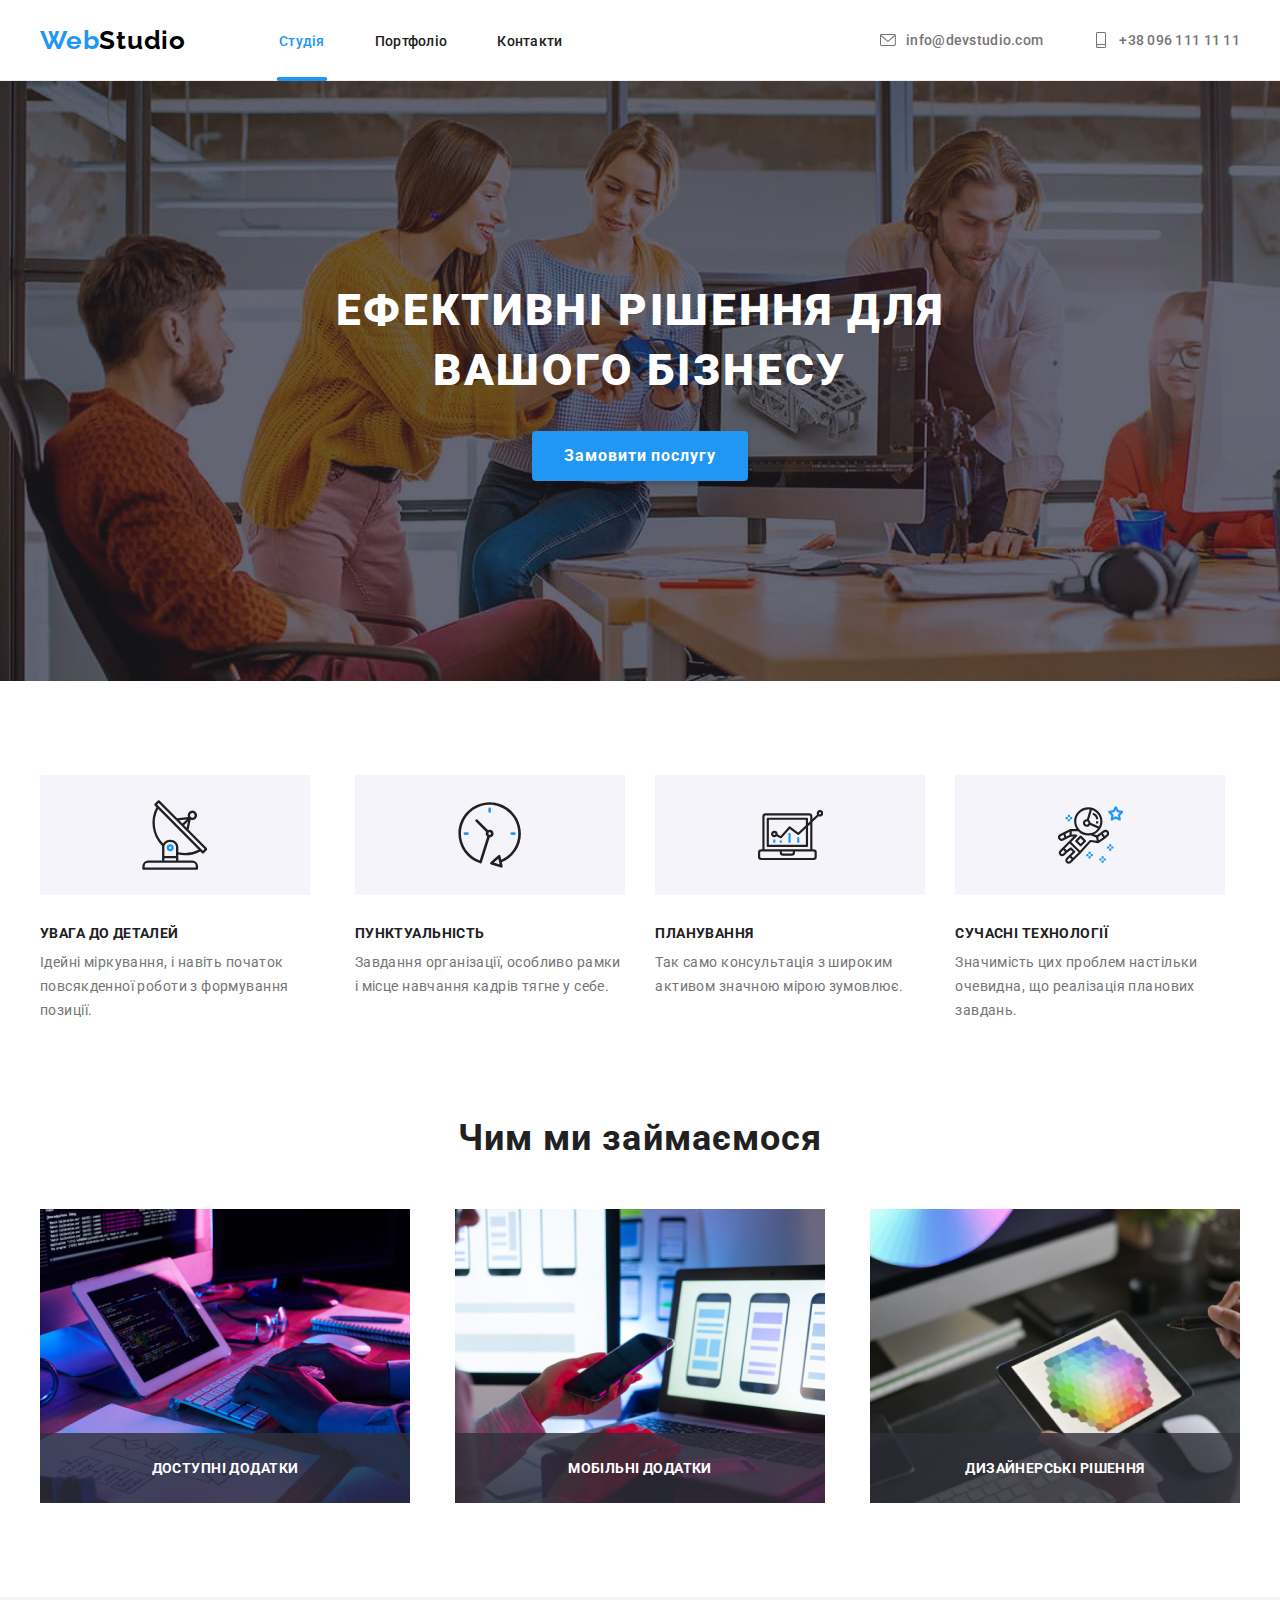
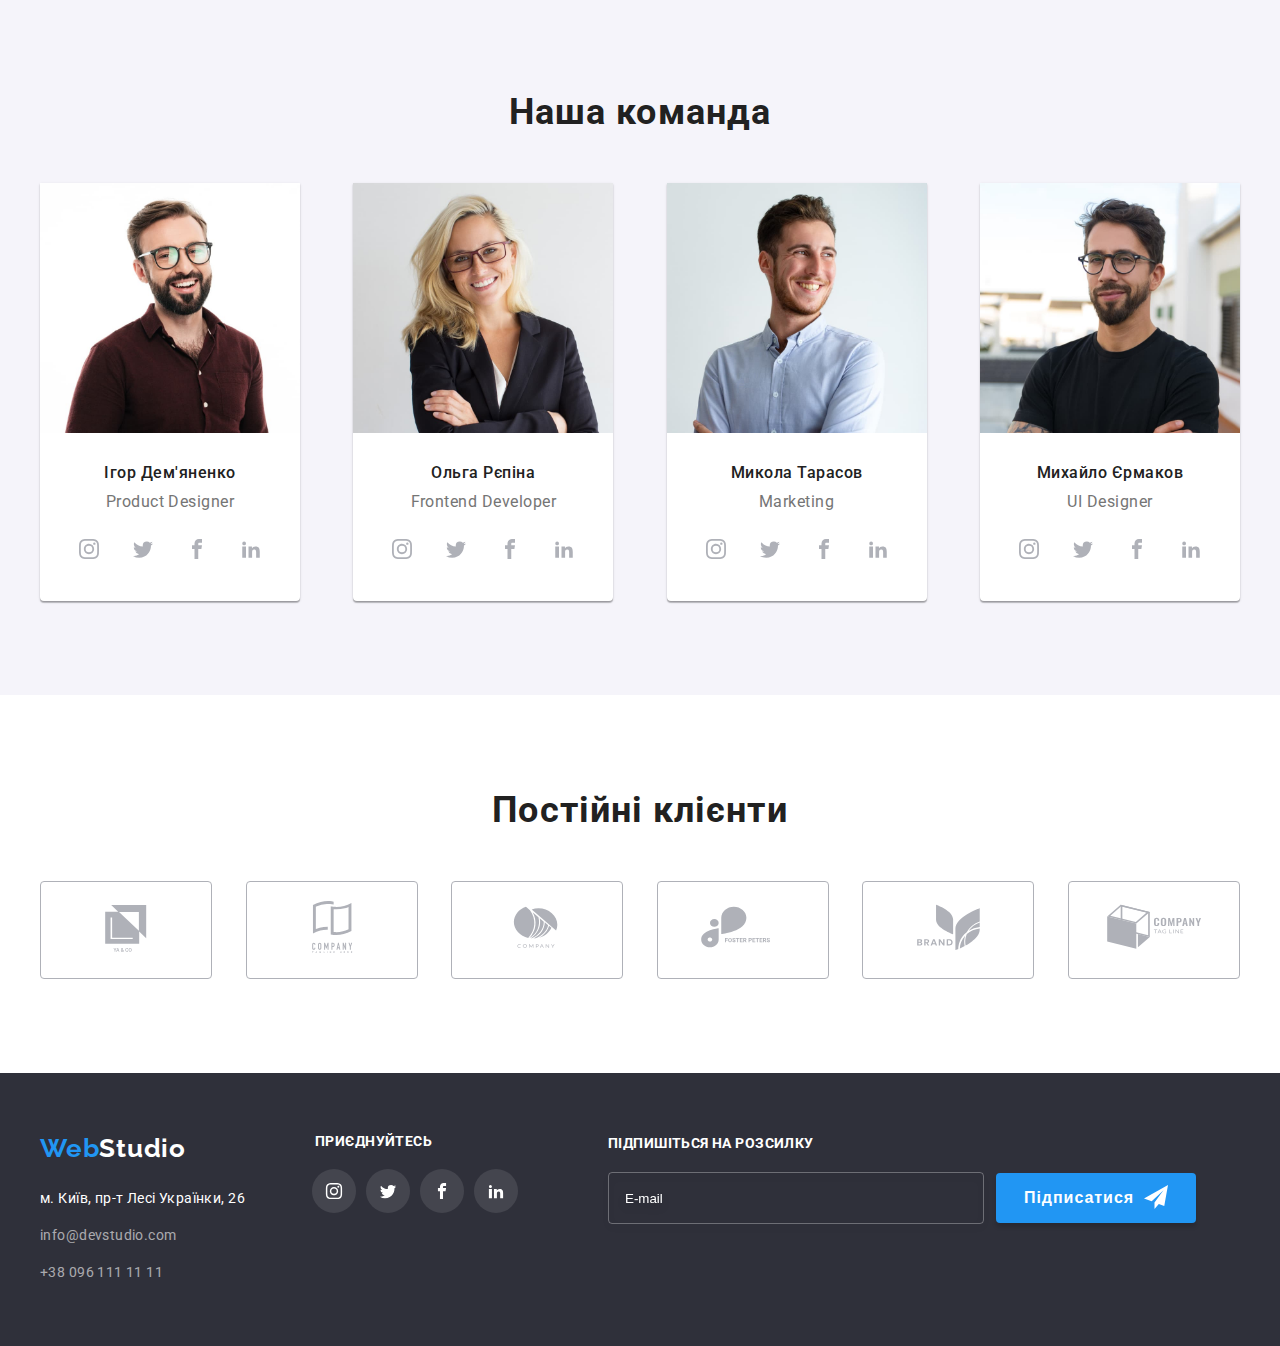
<file: index.html>
<!DOCTYPE html>
<html lang="UK">
  <head>
    <meta charset="UTF-8" />
    <meta http-equiv="X-UA-Compatible" content="IE=edge" />
    <meta name="viewport" content="width=device-width, initial-scale=1.0" />
    <title>goit-markup-hw-03</title>
    <link rel="preconnect" href="https://fonts.googleapis.com" />
    <link rel="preconnect" href="https://fonts.gstatic.com" crossorigin />
    <link
      href="https://fonts.googleapis.com/css2?family=Raleway:wght@700&family=Roboto:wght@400;500;700;900&display=swap"
      rel="stylesheet"
    />
    <link
      rel="stylesheet"
      href="https://cdnjs.cloudflare.com/ajax/libs/modern-normalize/1.1.0/modern-normalize.min.css"
      integrity="sha512-wpPYUAdjBVSE4KJnH1VR1HeZfpl1ub8YT/NKx4PuQ5NmX2tKuGu6U/JRp5y+Y8XG2tV+wKQpNHVUX03MfMFn9Q=="
      crossorigin="anonymous"
      referrerpolicy="no-referrer"
    />
    <link rel="stylesheet" href="./css/styles.css" />
  </head>
  <body>
    <header class="header">
      <div class="container header-container">
        <a class="header-title" href="./index.html"
          ><span class="header-subtitle">Web</span>Studio</a
        >
        <nav class="navigation">
          <ul class="header-nav">
            <li>
              <a class="curent header-nav-link" href="./index.html">Студія</a>
            </li>
            <li>
              <a class="header-nav-link" href="./portfolio.html">Портфоліо</a>
            </li>
            <li><a class="header-nav-link" href="./index.html">Контакти</a></li>
          </ul>
        </nav>
        <ul class="header-nav">
          <li class="header-icons-position">
            <a class="header-contact" href="mailto:info@devstudio.com">
              <svg class="header-icon" width="16" height="12">
                <use href="./images/icon.svg#icon-envelope"></use>
              </svg>
              info@devstudio.com
            </a>
          </li>
          <li class="header-icons-position">
            <a class="header-contact" href="tel:+380961111111">
              <svg class="header-icon" width="16" height="16">
                <use href="./images/icon.svg#icon-smartphone"></use>
              </svg>
              +38 096 111 11 11
            </a>
          </li>
        </ul>
      </div>
    </header>

    <main>
      <!-- //*======================= HERO =========================-->

      <section class="hero">
        <div class="container hero-container">
          <h1 class="hero-title">Ефективні рішення для вашого бізнесу</h1>
          <button class="hero-btn btn" type="button" data-modal-open>
            Замовити послугу
          </button>
        </div>
      </section>

      <!-- //*======================= BENEFITS =========================-->

      <section class="benefits">
        <div class="container benefits-container">
          <h2 class="benefits-title-hidden">Наші переваги</h2>
          <ul class="benefits-list">
            <li class="benefits-item">
              <div class="benefits-icon">
                <svg class="benefits-icon-one" width="65.32px" height="70px">
                  <use href="./images/icon.svg#icon-Group"></use>
                </svg>
              </div>
              <h3 class="benefits-title">УВАГА ДО ДЕТАЛЕЙ</h3>
              <p class="benefits-text">
                Ідейні міркування, і навіть початок повсякденної роботи з
                формування позиції.
              </p>
            </li>
            <li class="benefits-item">
              <div class="benefits-icon">
                <svg class="benefits-icon-one" width="65.32px" height="70px">
                  <use href="./images/icon.svg#icon-clock-1"></use>
                </svg>
              </div>
              <h3 class="benefits-title">ПУНКТУАЛЬНІСТЬ</h3>
              <p class="benefits-text">
                Завдання організації, особливо рамки і місце навчання кадрів
                тягне у себе.
              </p>
            </li>
            <li class="benefits-item">
              <div class="benefits-icon">
                <svg class="benefits-icon-one" width="65.32px" height="70px">
                  <use href="./images/icon.svg#icon-diagram-1"></use>
                </svg>
              </div>
              <h3 class="benefits-title">ПЛАНУВАННЯ</h3>
              <p class="benefits-text">
                Так само консультація з широким активом значною мірою зумовлює.
              </p>
            </li>
            <li class="benefits-item">
              <div class="benefits-icon">
                <svg class="benefits-icon-one" width="65.32px" height="70px">
                  <use href="./images/icon.svg#icon-astronaut-1"></use>
                </svg>
              </div>
              <h3 class="benefits-title">СУЧАСНІ ТЕХНОЛОГІЇ</h3>
              <p class="benefits-text">
                Значимість цих проблем настільки очевидна, що реалізація
                планових завдань.
              </p>
            </li>
          </ul>
        </div>
      </section>

      <!-- //*======================= WHAT-WE-DO =============-->

      <section class="whatwedo">
        <div class="container whatwedo-container">
          <h2 class="section-title whatwedo-title">Чим ми займаємося</h2>

          <ul class="whatwedo-list">
            <li class="whatwedo-item">
              <div class="whatwedo-top-text">
                <img src="./images/img.jpg" alt="photo" />
                <p class="whatwedo-uptitle">Доступні додатки</p>
              </div>
            </li>
            <li class="whatwedo-item">
              <div class="whatwedo-top-text">
                <img src="./images/img1.jpg" alt="photo1" />
                <p class="whatwedo-uptitle">Мобільні додатки</p>
              </div>
            </li>
            <li class="whatwedo-item">
              <div class="whatwedo-top-text">
                <img src="./images/img2.jpg" alt="photo2" />
                <p class="whatwedo-uptitle">Дизайнерські рішення</p>
              </div>
            </li>
          </ul>
        </div>
      </section>

      <!-- //*======================= OUR TEAM =========================-->

      <section class="team">
        <div class="container team-container">
          <h2 class="section-title team-title">Наша команда</h2>
          <ul class="team-list">
            <li class="team-item">
              <img
                src="./images/igor.jpg"
                alt="photo_igor"
                width="260"
                height="270"
              />
              <p class="team-uptitle">Ігор Дем'яненко</p>
              <p class="team-subtitle">Product Designer</p>
              <ul class="team-soc-list">
                <li class="team-soc-item">
                  <a class="team-soc-link" href="#">
                    <svg class="team-soc-icon" widht="20" height="20">
                      <use href="./images/icon.svg#icon-instagram"></use>
                    </svg>
                  </a>
                </li>
                <li class="team-soc-item">
                  <a class="team-soc-link" href="#">
                    <svg class="team-soc-icon" widht="20" height="20">
                      <use href="./images/icon.svg#icon-twitter"></use>
                    </svg>
                  </a>
                </li>
                <li class="team-soc-item">
                  <a class="team-soc-link" href="#">
                    <svg class="team-soc-icon" widht="20" height="20">
                      <use href="./images/icon.svg#icon-facebook"></use>
                    </svg>
                  </a>
                </li>
                <li class="team-soc-item">
                  <a class="team-soc-link" href="#">
                    <svg class="team-soc-icon" widht="20" height="20">
                      <use href="./images/icon.svg#icon-linkedin2"></use>
                    </svg>
                  </a>
                </li>
              </ul>
            </li>
            <li class="team-item">
              <img
                src="./images/olga.jpg"
                alt="photo_olga"
                width="260"
                height="270"
              />
              <p class="team-uptitle">Ольга Рєпіна</p>
              <p class="team-subtitle">Frontend Developer</p>
              <ul class="team-soc-list">
                <li class="team-soc-item">
                  <a class="team-soc-link" href="#">
                    <svg class="team-soc-icon" widht="20" height="20">
                      <use href="./images/icon.svg#icon-instagram"></use>
                    </svg>
                  </a>
                </li>
                <li class="team-soc-item">
                  <a class="team-soc-link" href="#">
                    <svg class="team-soc-icon" widht="20" height="20">
                      <use href="./images/icon.svg#icon-twitter"></use>
                    </svg>
                  </a>
                </li>
                <li class="team-soc-item">
                  <a class="team-soc-link" href="#">
                    <svg class="team-soc-icon" widht="20" height="20">
                      <use href="./images/icon.svg#icon-facebook"></use>
                    </svg>
                  </a>
                </li>
                <li class="team-soc-item">
                  <a class="team-soc-link" href="#">
                    <svg class="team-soc-icon" width="20" height="20">
                      <use href="./images/icon.svg#icon-linkedin2"></use>
                    </svg>
                  </a>
                </li>
              </ul>
            </li>
            <li class="team-item">
              <img
                src="./images/mukola.jpg"
                alt="photo_mukola"
                width="260"
                height="270"
              />
              <p class="team-uptitle">Микола Тарасов</p>
              <p class="team-subtitle">Marketing</p>
              <ul class="team-soc-list">
                <li class="team-soc-item">
                  <a class="team-soc-link" href="#">
                    <svg class="team-soc-icon" widht="20" height="20">
                      <use href="./images/icon.svg#icon-instagram"></use>
                    </svg>
                  </a>
                </li>
                <li class="team-soc-item">
                  <a class="team-soc-link" href="#">
                    <svg class="team-soc-icon" widht="20" height="20">
                      <use href="./images/icon.svg#icon-twitter"></use>
                    </svg>
                  </a>
                </li>
                <li class="team-soc-item">
                  <a class="team-soc-link" href="#">
                    <svg class="team-soc-icon" widht="20" height="20">
                      <use href="./images/icon.svg#icon-facebook"></use>
                    </svg>
                  </a>
                </li>
                <li class="team-soc-item">
                  <a class="team-soc-link" href="#">
                    <svg class="team-soc-icon" widht="20" height="20">
                      <use href="./images/icon.svg#icon-linkedin2"></use>
                    </svg>
                  </a>
                </li>
              </ul>
            </li>
            <li class="team-item">
              <img
                src="./images/muhajlo.jpg"
                alt="photo_muhajlo"
                width="260"
                height="270"
              />
              <p class="team-uptitle">Михайло Єрмаков</p>
              <p class="team-subtitle">UI Designer</p>
              <ul class="team-soc-list">
                <li class="team-soc-item">
                  <a class="team-soc-link" href="#">
                    <svg class="team-soc-icon" widht="20" height="20">
                      <use href="./images/icon.svg#icon-instagram"></use>
                    </svg>
                  </a>
                </li>
                <li class="team-soc-item">
                  <a class="team-soc-link" href="#">
                    <svg class="team-soc-icon" widht="20" height="20">
                      <use href="./images/icon.svg#icon-twitter"></use>
                    </svg>
                  </a>
                </li>
                <li class="team-soc-item">
                  <a class="team-soc-link" href="#">
                    <svg class="team-soc-icon" widht="20" height="20">
                      <use href="./images/icon.svg#icon-facebook"></use>
                    </svg>
                  </a>
                </li>
                <li class="team-soc-item">
                  <a class="team-soc-link" href="#">
                    <svg class="team-soc-icon" widht="20" height="20">
                      <use href="./images/icon.svg#icon-linkedin2"></use>
                    </svg>
                  </a>
                </li>
              </ul>
            </li>
          </ul>
        </div>
      </section>

      <!-- //*=======================  OUR ADVANTAGES  =========================-->
      <section>
        <div class="container advantages-container">
          <h2 class="section-title advantages-title">Постійні клієнти</h2>
          <ul class="advantages-list">
            <li class="advantages-item">
              <a class="advantages-link" href="#">
                <svg class="advantages-icon" width="170" height="92">
                  <use href="./images/icon.svg#icon-Client-1"></use>
                </svg>
              </a>
            </li>
            <li class="advantages-item">
              <a class="advantages-link" href="#">
                <svg class="advantages-icon" width="170" height="92">
                  <use href="./images/icon.svg#icon-Client-2"></use>
                </svg>
              </a>
            </li>
            <li class="advantages-item">
              <a class="advantages-link" href="#">
                <svg class="advantages-icon" width="170" height="92">
                  <use href="./images/icon.svg#icon-Client-3"></use>
                </svg>
              </a>
            </li>
            <li class="advantages-item">
              <a class="advantages-link" href="#">
                <svg class="advantages-icon" width="170" height="92">
                  <use href="./images/icon.svg#icon-Client-4"></use>
                </svg>
              </a>
            </li>
            <li class="advantages-item">
              <a class="advantages-link" href="#">
                <svg class="advantages-icon" width="170" height="92">
                  <use href="./images/icon.svg#icon-Client-5"></use>
                </svg>
              </a>
            </li>
            <li class="advantages-item">
              <a class="advantages-link" href="#">
                <svg class="advantages-icon" width="170" height="92">
                  <use href="./images/icon.svg#icon-Client-6"></use>
                </svg>
              </a>
            </li>
          </ul>
        </div>
        <a class="q" href=""></a>
      </section>
    </main>

    <!-- //*======================= FOOTER =========================-->

    <footer class="footer">
      <div class="container footer-container">
        <div class="footer-address">
          <a class="footer-title" href="./index.html"
            >Web<span class="footer-subtitle">Studio</span></a
          >
          <ul class="footer-list">
            <li class="footer-item">
              <a
                class="footer-link"
                href="https://goo.gl/maps/ZGy36pKghgv9Vfy66"
                >м. Київ, пр-т Лесі Українки, 26</a
              >
            </li>
            <li class="footer-item">
              <a class="footer-contacts" href="mailto:info@devstudio.com"
                >info@devstudio.com</a
              >
            </li>
            <li class="footer-item">
              <a class="footer-contacts" href="tel:+380961111111"
                >+38 096 111 11 11</a
              >
            </li>
          </ul>
        </div>
        <div class="footer-social">
          <p class="footer-p">приєднуйтесь</p>
          <ul class="footer-soc-list">
            <li class="footer-soc-icon">
              <a class="footer-soc-link" href="#">
                <svg widht="20" height="16.25">
                  <use href="./images/icon.svg#icon-instagram"></use>
                </svg>
              </a>
            </li>
            <li class="footer-soc-icon">
              <a class="footer-soc-link" href="#">
                <svg widht="20" height="16.25">
                  <use href="./images/icon.svg#icon-twitter"></use>
                </svg>
              </a>
            </li>
            <li class="footer-soc-icon">
              <a class="footer-soc-link" href="#">
                <svg widht="20" height="16.25">
                  <use href="./images/icon.svg#icon-facebook"></use>
                </svg>
              </a>
            </li>
            <li class="footer-soc-icon">
              <a class="footer-soc-link" href="#">
                <svg widht="20" height="16.25">
                  <use href="./images/icon.svg#icon-linkedin2"></use>
                </svg>
              </a>
            </li>
          </ul>
        </div>

        <div class="footer-form">
          <label for="footer-subscribe">Підпишіться на розсилку</label>
          <div class="footer-form-subscribe">
            <input
              type="text"
              class="footer-input"
              name="footer-subscribe"
              id="footer-subscribe"
              placeholder="E-mail"
            />
            <button type="submit" class="footer-telegram-btn" >
              <p>Підписатися</p>
              <span>
                <svg class="footer-telegram-icon" widht="24" height="24">
                  <use href="./images/icon.svg#icon-telegram"></use>
                </svg>
              </span>
            </button>
          </div>
        </div>
      </div>
    </footer>

    <!-- ?======================== MODAL WINDOW =====================-->

    <div class="backdrop is-hidden" data-modal>
      <div class="modal">
        <button class="modal-close" type="button" data-modal-close>
          <svg class="modal-close-icon" width="18" height="18">
            <use href="./images/icon.svg#icon-close"></use>
          </svg>
        </button>
        <p class="modal-title">Залиште свої дані, ми вам передзвонимо</p>

        <!-- !=================== FORM ===================== -->

        <form action="" class="modal-form">
          <div class="modal-field">
            <label for="user-name" class="input-label">Ім'я</label>
            <div class="input-wrapper">
              <input
                id="user-name"
                type="text"
                name="user-name"
                class="modal-input"
                required
              />
              <svg class="modal-icon" width="18" height="18">
                <use href="./images/icon.svg#icon-person-black"></use>
              </svg>
            </div>

            <label for="user-tel" class="input-label">Телефон</label>
            <div class="input-wrapper">
              <input
                type="tel"
                id="user-tel"
                name="user-tel"
                class="modal-input"
              />
              <svg class="modal-icon" width="18" height="18">
                <use href="./images/icon.svg#icon-phone"></use>
              </svg>
            </div>

            <label for="user-post" class="input-label">Пошта</label>
            <div class="input-wrapper">
              <input
                type="email"
                id="user-post"
                name="user-email"
                class="modal-input"
              />
              <svg class="modal-icon" width="18" height="18">
                <use href="./images/icon.svg#icon-email"></use>
              </svg>
            </div>
            <div class="input-wrapper">
              <label for="user-text" class="input-label">Коментар</label>
              <textarea
                name="user-text"
                id="user-text"
                class="modal-comment"
                placeholder="Введіть текст"
              ></textarea>
            </div>
          </div>
          <div class="modal-field-check">
            <input
              type="checkbox"
              id="modal-checkbox"
              name="user-checkbox"
              value="user-checkbox"
              class="modal-checkbox hide"
            />
            <label for="modal-checkbox" class="input-label-privacy">
              <span class="check-icon">
                <svg class="" width="16" height="15">
                  <use href="./images/icon.svg#icon-check"></use>
                </svg>
              </span>
              Погоджуюсь з розсилкою та приймаю
              <span>Умови договору</span>
            </label>
          </div>
          <button type="submit" class="submit-btn">Відправити</button>
        </form>
      </div>
    </div>
    <script src="./js/modal.js"></script>
  </body>
</html>
</file>
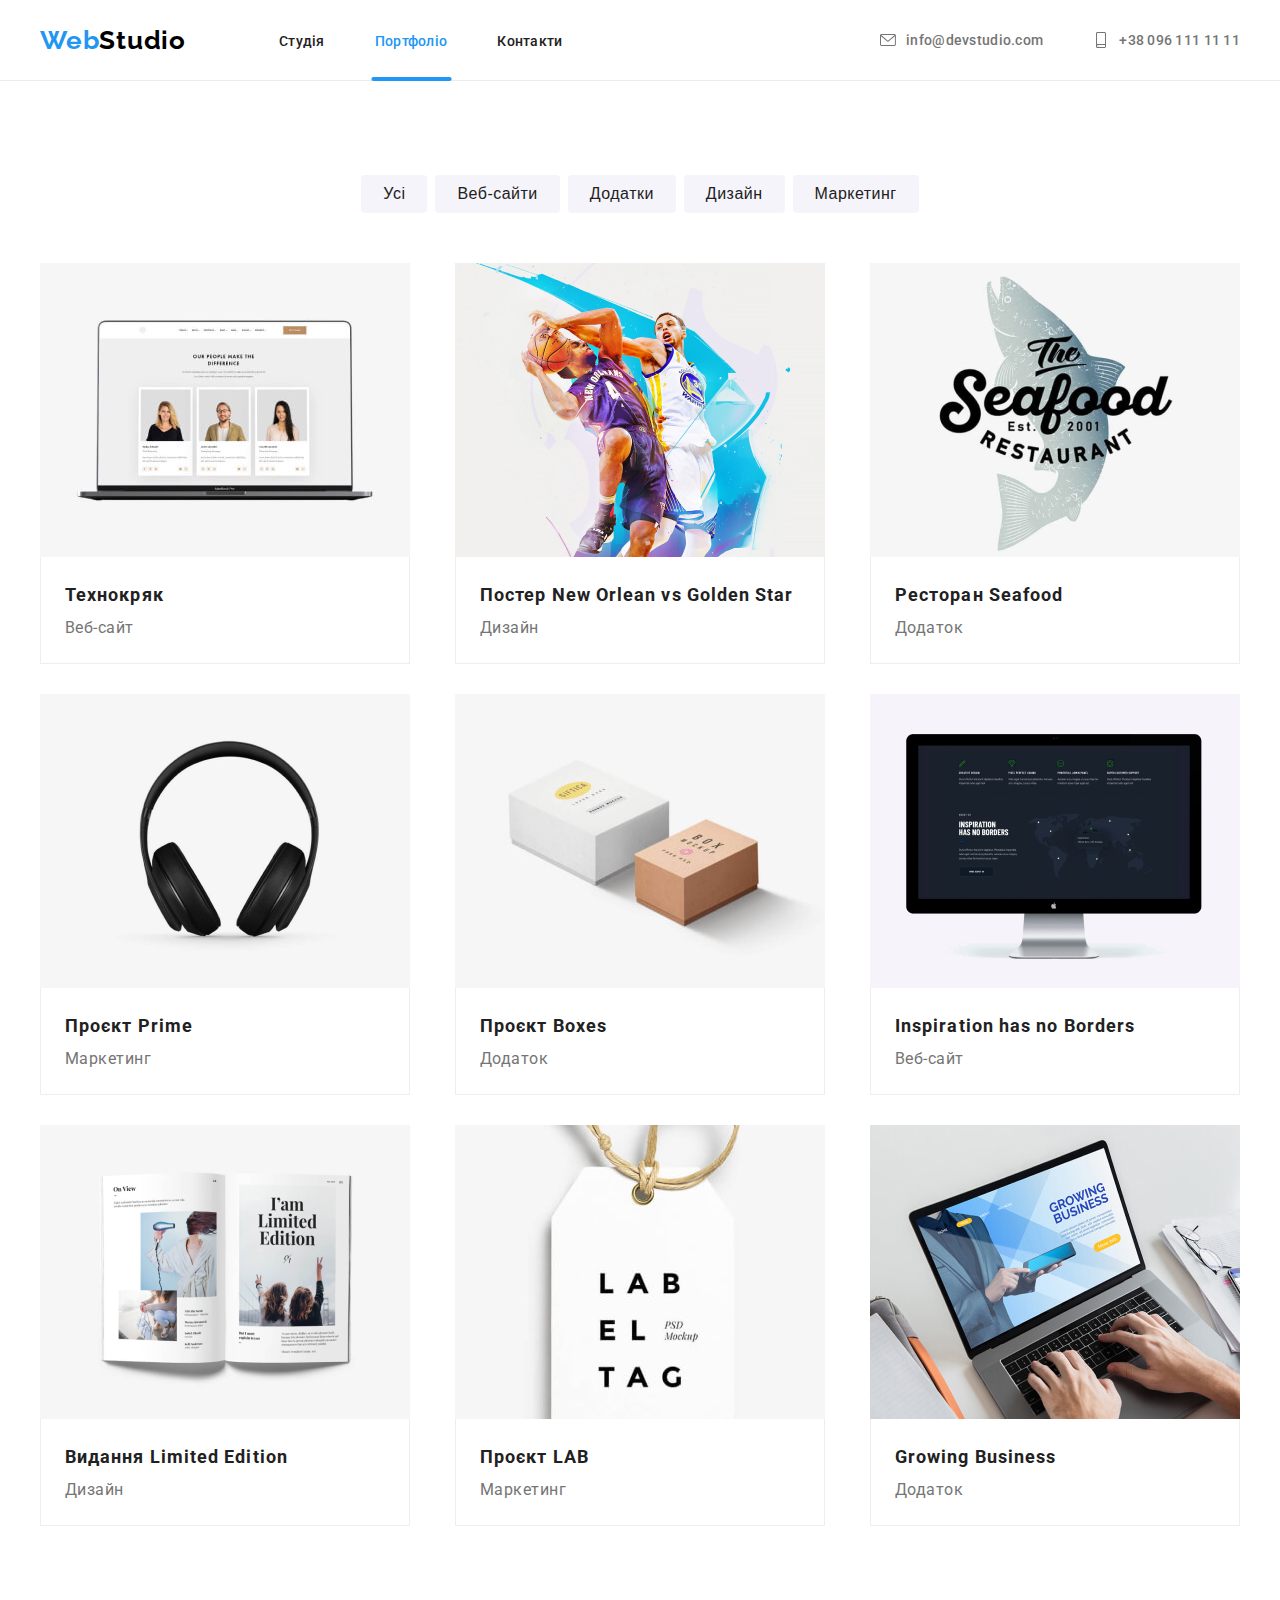
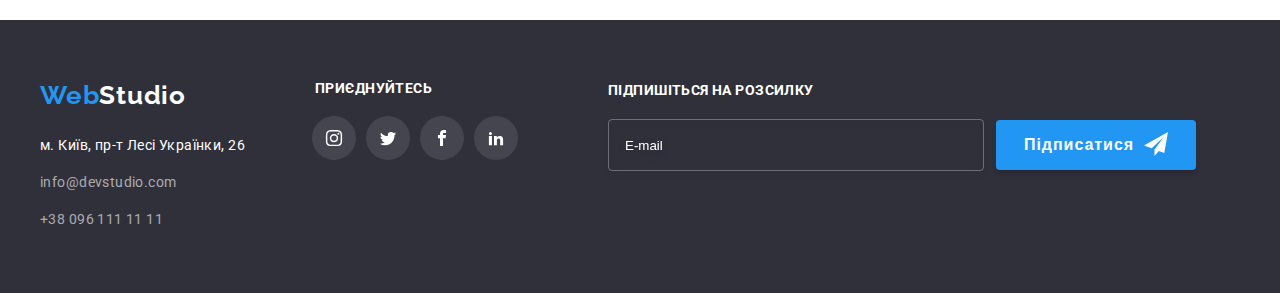
<file: portfolio.html>
<!DOCTYPE html>
<html lang="UK">
  <head>
    <meta charset="UTF-8" />
    <meta http-equiv="X-UA-Compatible" content="IE=edge" />
    <meta name="viewport" content="width=device-width, initial-scale=1.0" />
    <title>goit-markup-hw-03</title>
    <link rel="preconnect" href="https://fonts.googleapis.com" />
    <link rel="preconnect" href="https://fonts.gstatic.com" crossorigin />
    <link
      href="https://fonts.googleapis.com/css2?family=Raleway:wght@700&family=Roboto:wght@400;500;700;900&display=swap"
      rel="stylesheet"
    />
    <link
      rel="stylesheet"
      href="https://cdnjs.cloudflare.com/ajax/libs/modern-normalize/1.1.0/modern-normalize.min.css"
      integrity="sha512-wpPYUAdjBVSE4KJnH1VR1HeZfpl1ub8YT/NKx4PuQ5NmX2tKuGu6U/JRp5y+Y8XG2tV+wKQpNHVUX03MfMFn9Q=="
      crossorigin="anonymous"
      referrerpolicy="no-referrer"
    />
    <link rel="stylesheet" href="./css/styles.css" />
  </head>
  <body>
    <header class="header">
      <div class="container header-container">
        <a class="header-title" href="./index.html"
          ><span class="header-subtitle">Web</span>Studio</a
        >
        <nav class="navigation">
          <ul class="header-nav">
            <li><a class="header-nav-link" href="./index.html">Студія</a></li>
            <li>
              <a
                class="curent-portfolio header-nav-link"
                href="./portfolio.html"
                >Портфоліо</a
              >
            </li>
            <li><a class="header-nav-link" href="./index.html">Контакти</a></li>
          </ul>
        </nav>
        <ul class="header-nav">
          <li class="header-icons-position">
            <a class="header-contact" href="mailto:info@devstudio.com">
              <svg class="header-icon" width="16" height="12">
                <use href="./images/icon.svg#icon-envelope"></use>
              </svg>
              info@devstudio.com
            </a>
          </li>
          <li class="header-icons-position">
            <a class="header-contact" href="tel:+380961111111">
              <svg class="header-icon" width="16" height="16">
                <use href="./images/icon.svg#icon-smartphone"></use>
              </svg>
              +38 096 111 11 11
            </a>
          </li>
        </ul>
      </div>
    </header>
    <!-- //*======================= PORTFOLIO =========================-->

    <main>
      <section class="portfolio">
        <div class="container">
          <h2 class="portfolio-title-hidden"></h2>
          <ul class="navportfolio-list">
            <li class="navportfolio-item">
              <button class="main-btn btn" type="button">Усі</button>
            </li>
            <li class="navportfolio-item">
              <button class="main-btn btn" type="button">Веб-сайти</button>
            </li>
            <li class="navportfolio-item">
              <button class="main-btn btn" type="button">Додатки</button>
            </li>
            <li class="navportfolio-item">
              <button class="main-btn btn" type="button">Дизайн</button>
            </li>
            <li class="navportfolio-item">
              <button class="main-btn btn" type="button">Маркетинг</button>
            </li>
          </ul>
          <ul class="portfolio-list">
            <ul class="portfolio-first-row">
              <li class="portfolio-item">
                <div class="portfolio-top-text">
                  <img
                    src="./images/project1.jpg"
                    width="370"
                    height="294"
                    alt="Технокряк"
                  />
                  <p class="portfolio-item-text">
                    Lorem ipsum dolor sit, amet consectetur adipisicing elit.
                    Quae accusantium molestiae veritatis odio, consequuntur unde
                    impedit numquam fugit maiores quo odit ab quam? Rem adipisci
                    labore minus iste animi inventore corrupti, similique
                    voluptas
                  </p>
                </div>
                <div class="portfolio-sublist">
                  <h3 class="portfolio-title">Технокряк</h3>
                  <p class="portfolio-subtitle">Веб-сайт</p>
                </div>
              </li>
              <li class="portfolio-item">
                <div class="portfolio-top-text">
                  <img
                    src="./images/project2.jpg"
                    width="370"
                    height="294"
                    alt="Постер New Orlean vs Golden Star"
                  />
                  <p class="portfolio-item-text">
                    Lorem ipsum dolor sit, amet consectetur adipisicing elit.
                    Quae accusantium molestiae veritatis odio, consequuntur unde
                    impedit numquam fugit maiores quo odit ab quam? Rem adipisci
                    labore minus iste animi inventore corrupti, similique
                    voluptas
                  </p>
                </div>
                <div class="portfolio-sublist">
                  <h3 lang="EN" class="portfolio-title">
                    Постер New Orlean vs Golden Star
                  </h3>
                  <p class="portfolio-subtitle">Дизайн</p>
                </div>
              </li>
              <li class="portfolio-item">
                <div class="portfolio-top-text">
                  <img
                    src="./images/project3.jpg"
                    width="370"
                    height="294"
                    alt="Ресторан Seafood"
                  />
                  <p class="portfolio-item-text">
                    Lorem ipsum dolor sit, amet consectetur adipisicing elit.
                    Quae accusantium molestiae veritatis odio, consequuntur unde
                    impedit numquam fugit maiores quo odit ab quam? Rem adipisci
                    labore minus iste animi inventore corrupti, similique
                    voluptas
                  </p>
                </div>
                <div class="portfolio-sublist">
                  <h3 class="portfolio-title">Ресторан Seafood</h3>
                  <p class="portfolio-subtitle">Додаток</p>
                </div>
              </li>
            </ul>
            <ul class="portfolio-second-row">
              <li class="portfolio-item">
                <div class="portfolio-top-text">
                  <img
                    src="./images/project4.jpg"
                    width="370"
                    height="294"
                    alt="Проєкт Prime"
                  />
                  <p class="portfolio-item-text">
                    Lorem ipsum dolor sit, amet consectetur adipisicing elit.
                    Quae accusantium molestiae veritatis odio, consequuntur unde
                    impedit numquam fugit maiores quo odit ab quam? Rem adipisci
                    labore minus iste animi inventore corrupti, similique
                    voluptas
                  </p>
                </div>
                <div class="portfolio-sublist">
                  <h3 class="portfolio-title">Проєкт Prime</h3>
                  <p class="portfolio-subtitle">Маркетинг</p>
                </div>
              </li>
              <li class="portfolio-item">
                <div class="portfolio-top-text">
                  <img
                    src="./images/project5.jpg"
                    width="370"
                    height="294"
                    alt="Проєкт Boxes"
                  />
                  <p class="portfolio-item-text">
                    Lorem ipsum dolor sit, amet consectetur adipisicing elit.
                    Quae accusantium molestiae veritatis odio, consequuntur unde
                    impedit numquam fugit maiores quo odit ab quam? Rem adipisci
                    labore minus iste animi inventore corrupti, similique
                    voluptas
                  </p>
                </div>
                <div class="portfolio-sublist">
                  <h3 class="portfolio-title">Проєкт Boxes</h3>
                  <p class="portfolio-subtitle">Додаток</p>
                </div>
              </li>
              <li class="portfolio-item">
                <div class="portfolio-top-text">
                  <img
                    src="./images/project6.jpg"
                    width="370"
                    height="294"
                    alt="Inspiration has no Borders"
                  />
                  <p class="portfolio-item-text">
                    Lorem ipsum dolor sit, amet consectetur adipisicing elit.
                    Quae accusantium molestiae veritatis odio, consequuntur unde
                    impedit numquam fugit maiores quo odit ab quam? Rem adipisci
                    labore minus iste animi inventore corrupti, similique
                    voluptas
                  </p>
                </div>
                <div class="portfolio-sublist">
                  <h3 lang="EN" class="portfolio-title">
                    Inspiration has no Borders
                  </h3>
                  <p class="portfolio-subtitle">Веб-сайт</p>
                </div>
              </li>
            </ul>
            <ul class="portfolio-thrid-row">
              <li class="portfolio-item">
                <div class="portfolio-top-text">
                  <img
                    src="./images/project7.jpg"
                    width="370"
                    height="294"
                    alt="Видання Limited Edition"
                  />

                  <p class="portfolio-item-text">
                    Lorem ipsum dolor sit, amet consectetur adipisicing elit.
                    Quae accusantium molestiae veritatis odio, consequuntur unde
                    impedit numquam fugit maiores quo odit ab quam? Rem adipisci
                    labore minus iste animi inventore corrupti, similique
                    voluptas
                  </p>
                </div>
                <div class="portfolio-sublist">
                  <h3 lang="EN" class="portfolio-title">
                    Видання Limited Edition
                  </h3>
                  <p class="portfolio-subtitle">Дизайн</p>
                </div>
              </li>
              <li class="portfolio-item">
                <div class="portfolio-top-text">
                  <img
                    src="./images/project8.jpg"
                    width="370"
                    height="294"
                    alt="Проєкт LAB"
                  />
                  <p class="portfolio-item-text">
                    Lorem ipsum dolor sit, amet consectetur adipisicing elit.
                    Quae accusantium molestiae veritatis odio, consequuntur unde
                    impedit numquam fugit maiores quo odit ab quam? Rem adipisci
                    labore minus iste animi inventore corrupti, similique
                    voluptas
                  </p>
                </div>
                <div class="portfolio-sublist">
                  <h3 lang="EN" class="portfolio-title">Проєкт LAB</h3>
                  <p class="portfolio-subtitle">Маркетинг</p>
                </div>
              </li>
              <li class="portfolio-item">
                <div class="portfolio-top-text">
                  <img
                    src="./images/project9.jpg"
                    width="370"
                    height="294"
                    alt="Growing Business"
                  />
                  <p class="portfolio-item-text">
                    Lorem ipsum dolor sit, amet consectetur adipisicing elit.
                    Quae accusantium molestiae veritatis odio, consequuntur unde
                    impedit numquam fugit maiores quo odit ab quam? Rem adipisci
                    labore minus iste animi inventore corrupti, similique
                    voluptas
                  </p>
                </div>
                <div class="portfolio-sublist">
                  <h3 lang="EN" class="portfolio-title">Growing Business</h3>
                  <p class="portfolio-subtitle">Додаток</p>
                </div>
              </li>
            </ul>
          </ul>
        </div>
      </section>
    </main>
    <!-- //*===================================== FOOTER ============================================-->

    <footer class="footer">
      <div class="container footer-container">
        <div class="footer-address">
          <a class="footer-title" href="./index.html"
            >Web<span class="footer-subtitle">Studio</span></a
          >
          <ul class="footer-list">
            <li class="footer-item">
              <a
                class="footer-link"
                href="https://goo.gl/maps/ZGy36pKghgv9Vfy66"
                >м. Київ, пр-т Лесі Українки, 26</a
              >
            </li>
            <li class="footer-item">
              <a class="footer-contacts" href="mailto:info@devstudio.com"
                >info@devstudio.com</a
              >
            </li>
            <li class="footer-item">
              <a class="footer-contacts" href="tel:+380961111111"
                >+38 096 111 11 11</a
              >
            </li>
          </ul>
        </div>
        <div class="footer-social">
          <p class="footer-p">приєднуйтесь</p>
          <ul class="footer-soc-list">
            <li class="footer-soc-icon">
              <a class="footer-soc-link" href="#">
                <svg widht="20" height="16.25">
                  <use href="./images/icon.svg#icon-instagram"></use>
                </svg>
              </a>
            </li>
            <li class="footer-soc-icon">
              <a class="footer-soc-link" href="#">
                <svg widht="20" height="16.25">
                  <use href="./images/icon.svg#icon-twitter"></use>
                </svg>
              </a>
            </li>
            <li class="footer-soc-icon">
              <a class="footer-soc-link" href="#">
                <svg widht="20" height="16.25">
                  <use href="./images/icon.svg#icon-facebook"></use>
                </svg>
              </a>
            </li>
            <li class="footer-soc-icon">
              <a class="footer-soc-link" href="#">
                <svg widht="20" height="16.25">
                  <use href="./images/icon.svg#icon-linkedin2"></use>
                </svg>
              </a>
            </li>
          </ul>
        </div>

        <div class="footer-form">
          <label for="footer-subscribe">Підпишіться на розсилку</label>
          <div class="footer-form-subscribe">
            <input
              type="text"
              class="footer-input"
              name="footer-subscribe"
              id="footer-subscribe"
              placeholder="E-mail"
            />
            <button type="submit" class="footer-telegram-btn" >
              <p>Підписатися</p>
              <span>
                <svg class="footer-telegram-icon" widht="24" height="24">
                  <use href="./images/icon.svg#icon-telegram"></use>
                </svg>
              </span>
            </button>
          </div>
        </div>
      </div>
    </footer>
  </body>
</html>
</file>
<file: css/styles.css>
:root {
  --font-ral: "Raleway", sans-serif;
}

* {
  margin: 0;
  padding: 0;
}

body {
  font-family: "Roboto", sans-serif;
}

ul {
  list-style: none;
  margin: 0;
  padding: 0;
}

a {
  text-decoration: none;
}

h1,
h2,
h3,
h4,
h5,
h6,
p {
  margin: 0;
}

.section-title {
  font-weight: 700;
  font-size: 36px;
  line-height: 1.1666;
  text-align: center;
  letter-spacing: 0.03em;
  color: #212121;
}

img {
  display: block;
  max-width: 100%;
  height: auto;
}

.btn {
  cursor: pointer;
}
.container {
  width: 1200px;
  padding-left: 15px;
  padding-right: 15px;
  margin: 0 auto;
  /* outline: 2px solid red; */
}

.hide {
  position: absolute;
  width: 1px;
  height: 1px;
  margin: -1px;
  border: 0;
  padding: 0;
  white-space: nowrap;
  clip-path: inset(100%);
  clip: rect(0 0 0 0);
  overflow: hidden;
}

/* //*================= HEADER ================== */

.header {
  border-bottom: 1px solid #ececec;
}

.header-container {
  display: flex;
  align-items: center;
  height: 80px;
}

.header-title {
  font-family: var(--font-ral);
  text-decoration: none;
  font-weight: 700;
  font-size: 26px;
  line-height: 1.1923;
  letter-spacing: 0.03em;
  color: #000000;
}

.header-subtitle {
  color: #2196f3;
}

.navigation {
  margin-left: 93px;
  margin-right: auto;
}

.header-nav {
  display: flex;
  gap: 50px;
  position: relative;
}

a.curent {
  color: #2196f3;
}

a.curent-portfolio {
  color: #2196f3;
}
.header-nav-link {
  position: relative;
  font-weight: 500;
  font-size: 14px;
  line-height: 1.1428;
  letter-spacing: 0.02em;
  color: #212121;
  transition-property: color;
  transition-duration: 250ms;
  transition-timing-function: cubic-bezier(0.4, 0, 0.2, 1);
  padding-bottom: 32px;
}
.header-nav-link.curent::after {
  content: "";
  width: 100%;
  height: 4px;
  background-color: #2196f3;
  position: absolute;
  bottom: 0;
  left: 0;
  border-radius: 2px;
  transform: scaleX(1.1);
}

.header-nav-link.curent-portfolio::after {
  content: "";
  width: 100%;
  height: 4px;
  background-color: #2196f3;
  position: absolute;
  bottom: 0;
  left: 0;
  border-radius: 2px;
  transform: scaleX(1.1);
}

.header-nav-link:hover,
.header-nav-link:focus {
  color: #2196f3;
}

.header-nav-link:hover::after {
  opacity: 1;
}

.header-icons-position {
  display: flex;
  align-items: center;
  justify-content: center;
  gap: 10px;
}

.header-contact {
  height: 16px;
  font-weight: 500;
  font-size: 14px;
  line-height: 1.1428;
  letter-spacing: 0.02em;
  color: #757575;
  display: flex;
  justify-content: center;
  align-items: center;
  transition: color 250ms cubic-bezier(0.4, 0, 0.2, 1);
}

.header-contact:hover,
.header-icon:hover,
.header-contact:focus,
.header-icon:focus {
  color: #2196f3;
}

.header-icon {
  margin-right: 10px;
  fill: currentColor;
}
/* //*================= HERO ================== */

.hero {
  max-width: 1600px;
  margin: 0 auto;
  padding-top: 200px;
  padding-bottom: 200px;
  background-image: linear-gradient(
      rgba(47, 48, 58, 0.4),
      rgba(47, 48, 58, 0.4)
    ),
    url(../images/hero.jpg);
  background-repeat: no-repeat;
  background-size: cover;
}

.hero-title {
  font-weight: 900;
  font-size: 44px;
  line-height: 1.3636;
  text-align: center;
  letter-spacing: 0.06em;
  text-transform: uppercase;
  color: #ffffff;
  width: 696px;
  margin: 0 auto;
  margin-bottom: 30px;
}

.hero-btn {
  font-family: inherit;
  background: #2196f3;
  box-shadow: 0px 4px 4px rgba(0, 0, 0, 0.15);
  border-radius: 4px;
  font-weight: 700;
  font-size: 16px;
  line-height: 30px;
  align-items: center;
  text-align: center;
  letter-spacing: 0.06em;
  color: #ffffff;
  width: 216px;
  height: 50px;
  display: block;
  margin: 0 auto;
  border: none;
  transition: background-color 250ms ease;
}

.hero-btn:hover,
.hero-btn:focus {
  background-color: #188ce8;
}

/* //*================= BENEFITS ================== */

.benefits {
  padding-top: 94px;
  padding-bottom: 94px;
}

.benefits-icon {
  width: 270px;
  height: 120px;
  background: #f5f4fa;
  display: flex;
  align-items: center;
  justify-content: center;
  margin-bottom: 30px;
}

.benefits-title-hidden {
  position: absolute;
  width: 1px;
  height: 1px;
  margin: -1px;
  border: 0;
  padding: 0;
  white-space: nowrap;
  clip-path: inset(100%);
  clip: rect(0 0 0 0);
  overflow: hidden;
}

.benefits-list {
  display: flex;
  justify-content: space-around;
  gap: 30px;
}

.benefits-title {
  font-weight: 700;
  font-size: 14px;
  line-height: 1.1428;
  letter-spacing: 0.03em;
  text-transform: uppercase;
  color: #212121;
  margin-bottom: 10px;
}

.benefits-text {
  font-size: 14px;
  line-height: 1.7142;
  letter-spacing: 0.03em;
  color: #757575;
  display: flex;
  justify-content: space-between;
}

/* //*================= WHAT-WE-DO ================== */

.whatwedo {
  padding-bottom: 94px;
}

.whatwedo-title {
  margin-bottom: 50px;
}

.whatwedo-list {
  display: flex;
  flex-direction: row;
  justify-content: space-between;
}

.whatwedo-top-text {
  position: relative;
  background-color: #188ce8;
}

.whatwedo-uptitle {
  position: absolute;
  width: 100%;
  height: 70px;
  bottom: 0px;
  display: flex;
  align-items: center;
  justify-content: center;
  background-color: rgba(47, 48, 58, 0.8);
  color: #ffffff;
  font-weight: 700;
  font-size: 14px;
  line-height: 16px;
  text-align: center;
  letter-spacing: 0.03em;
  text-transform: uppercase;
}

/* //*================= OUR TEAM ================== */

.team {
  background: #f5f4fa;
  padding-top: 94px;
  padding-bottom: 94px;
}

.team-title {
  margin-bottom: 50px;
}

.team-list {
  display: flex;
  justify-content: space-between;
}

.team-item {
  width: calc(100% - 90px) / 4;
  box-shadow: 0px 1px 3px rgba(0, 0, 0, 0.12), 0px 1px 1px rgba(0, 0, 0, 0.14),
    0px 2px 1px rgba(0, 0, 0, 0.2);
  border-radius: 0px 0px 4px 4px;
  background: white;
}

.team-uptitle {
  font-weight: 500;
  font-size: 16px;
  line-height: 1.1875;
  text-align: center;
  letter-spacing: 0.03em;
  color: #212121;
  padding-top: 30px;
  padding-bottom: 10px;
}

.team-subtitle {
  font-size: 16px;
  line-height: 1.1875;
  text-align: center;
  letter-spacing: 0.03em;
  color: #757575;
  padding-bottom: 16px;
}

.team-soc-list {
  display: flex;
  justify-content: center;
  gap: 10px;
  margin-bottom: 30px;
}

.team-soc-item {
  width: 44px;
  height: 44px;
}

.team-soc-link {
  width: 100%;
  height: 100%;
  background-color: #ffffff;
  border-radius: 50%;
  display: flex;
  align-items: center;
  justify-content: center;
  fill: #afb1b8;
  transition-property: background-color, fill;
  transition-duration: 250ms;
  transition-timing-function: cubic-bezier(0.4, 0, 0.2, 1);
}

.team-soc-link:hover,
.team-soc-link:focus {
  background-color: #2196f3;
  fill: #ffffff;
}

/* //*================= OUR ADVANTAGES ================== */

.advantages-container {
  max-width: 1600px;
}

.advantages-title {
  display: flex;
  justify-content: center;
  margin-top: 94px;
  margin-bottom: 50px;
}

.advantages-list {
  display: flex;
  justify-content: space-between;
  margin-bottom: 94px;
  gap: 30px;
}

.advantages-link {
  display: block;
  border: 1px solid #afb1b8;
  color: #afb1b8;
  border-radius: 4px;
  transition: border 250ms linear;
}

.advantages-icon {
  fill: currentColor;
  transition: color 250ms linear;
}

.advantages-link:hover,
.advantages-link:focus {
  border: 1px solid #2196f3;
}
.advantages-icon:hover,
.advantages-icon:focus {
  color: #2196f3;
}

/* //*================= FOOTER ================== */

.footer {
  background: #2f303a;
  padding-top: 60px;
  padding-bottom: 60px;
}

.footer-container {
  display: flex;
}

.footer-address {
  margin-right: 70px;
}

.footer-title {
  font-family: var(--font-ral);
  text-decoration: none;
  font-weight: 700;
  font-size: 26px;
  line-height: 1.1923;
  letter-spacing: 0.03em;
  color: #2196f3;
  display: block;
  margin-bottom: 20px;
}

.footer-subtitle {
  color: #ffffff;
}

.footer-item:last-child {
  margin-bottom: 0;
}

.footer-item {
  margin-bottom: 9px;
}

.footer-link {
  font-size: 14px;
  line-height: 2;
  letter-spacing: 0.03em;
  color: #ffffff;
  transition: color 250ms linear;
}

.footer-link:hover,
.footer-link:focus,
.footer-contacts:hover,
.footer-contacts:focus {
  color: #2196f3;
}

.footer-contacts {
  font-size: 14px;
  line-height: 2;
  letter-spacing: 0.03em;
  color: rgba(255, 255, 255, 0.6);
  transition: color 250ms linear;
}

.footer-social {
  width: 200px;
  height: 80px;
  margin-right: 93px;
}

.footer-p {
  font-weight: 700;
  font-size: 14px;
  line-height: 1.1428;
  letter-spacing: 0.03em;
  text-transform: uppercase;
  color: #ffffff;
  margin-bottom: 20px;
}

.footer-soc-list {
  display: flex;
  justify-content: center;
  align-content: center;
  gap: 10px;
  padding: 0;
}

.footer-soc-icon {
  width: 44px;
  height: 44px;
}

.footer-soc-link {
  width: 100%;
  height: 100%;
  background-color: rgba(255, 255, 255, 0.1);
  border-radius: 50%;
  display: flex;
  align-items: center;
  justify-content: center;
  fill: #ffffff;
  transition-property: background-color;
  transition-duration: 250ms;
  transition-timing-function: cubic-bezier(0.4, 0, 0.2, 1);
}

.footer-soc-link:hover {
  background: #2196f3;
}

.footer-form label {
  font-weight: 700;
  font-size: 14px;
  line-height: 1.1428;
  letter-spacing: 0.03em;
  text-transform: uppercase;
  color: #ffffff;
  margin-bottom: 20px;
}

.footer-form-subscribe {
  display: flex;
  align-items: center;
  justify-content: center;
  padding-top: 20px;
}

.footer-input {
  width: 358px;
  height: 50px;
  border: 1px solid rgba(255, 255, 255, 0.3);
  filter: drop-shadow(0px 4px 4px rgba(0, 0, 0, 0.15));
  border-radius: 4px;
  padding-left: 16px;
  background-color: transparent;
  margin-right: 12px;
  outline: none;
  color: #ffffff;
}

.footer-input:focus {
  border: 1px #188ce8 solid;
}

.footer-input::placeholder {
  color: #ffffff;
}

.footer-telegram-btn {
  background: #2196f3;
  box-shadow: 0px 4px 4px rgba(0, 0, 0, 0.15);
  border-radius: 4px;
  width: 200px;
  height: 50px;
  border-color: transparent;
  color: #ffffff;
  display: flex;
  justify-content: center;
  align-items: center;
  gap: 10px;
}

.footer-telegram-btn p {
  font-weight: 700;
  font-size: 16px;
  line-height: 1.88;
  /* identical to box height, or 188% */
  display: flex;
  align-items: center;
  text-align: center;
  letter-spacing: 0.06em;
  color: #ffffff;
}

.footer-telegram-icon {
  width: 24px;
  height: 24px;
  fill: #ffffff;
}

/* !======================= PORTFOLIO ==========================================  */

.portfolio {
  background: #ffffff;
  padding-top: 94px;
  padding-bottom: 94px;
}

.portfolio-title-hidden {
  position: absolute;
  width: 1px;
  height: 1px;
  margin: -1px;
  border: 0;
  padding: 0;
  white-space: nowrap;
  clip-path: inset(100%);
  clip: rect(0 0 0 0);
  overflow: hidden;
}

.navportfolio-list {
  display: flex;
  justify-content: center;
  gap: 8px;
  margin-bottom: 50px;
}

.main-btn {
  font-weight: 500;
  font-size: 16px;
  line-height: 1.63;
  text-align: center;
  letter-spacing: 0.03em;
  color: #212121;
  background: #f5f4fa;
  border-radius: 4px;
  border: #f5f4fa;
  padding-top: 6px;
  padding-bottom: 6px;
  padding-right: 22px;
  padding-left: 22px;
  transition-property: background-color, color, box-shadow;
  transition-duration: 250ms;
  transition-timing-function: cubic-bezier(0.4, 0, 0.2, 1);
}

.main-btn:hover,
.main-btn:focus {
  background: #2196f3;
  color: white;
  box-shadow: 0px 3px 1px rgba(0, 0, 0, 0.1), 0px 1px 2px rgba(0, 0, 0, 0.08),
    0px 2px 2px rgba(0, 0, 0, 0.12);
}

/* ?======================= PORTFOLIO =========================  */

.portfolio-first-row {
  display: flex;
  justify-content: space-between;
  margin-bottom: 30px;
}

.portfolio-second-row {
  display: flex;
  justify-content: space-between;
  margin-bottom: 30px;
}

.portfolio-thrid-row {
  display: flex;
  justify-content: space-between;
}

.portfolio-sublist {
  padding: 20px 24px;
  border-right: 1px solid #eeeeee;
  border-left: 1px solid #eeeeee;
  border-bottom: 1px solid #eeeeee;
}

.portfolio-item {
  background: #ffffff;
  transition-property: box-shadow;
  transition-duration: 250ms;
  transition-timing-function: cubic-bezier(0.4, 0, 0.2, 1);
}

.portfolio-item:hover {
  box-shadow: 0px 3px 1px rgba(0, 0, 0, 0.1), 0px 1px 2px rgba(0, 0, 0, 0.08),
    0px 2px 2px rgba(0, 0, 0, 0.12);
}

.portfolio-item:hover .portfolio-item-text {
  transform: translateY(0);
}

.portfolio-top-text {
  position: relative;
  overflow: hidden;
}

.portfolio-item-text {
  position: absolute;
  top: 0;
  background: rgba(33, 150, 243, 0.9);
  width: 100%;
  height: 100%;
  padding: 63px 24px;
  overflow: auto;
  transform: translateY(100%);
  transition: transform 250ms linear;
  font-size: 18px;
  line-height: 1.55;
  letter-spacing: 0.03em;
  color: #ffffff;
}

.portfolio-title {
  font-weight: 700;
  font-size: 18px;
  line-height: 2;
  letter-spacing: 0.06em;
  color: #212121;
  text-align: left;
}

.portfolio-subtitle {
  font-size: 16px;
  line-height: 1.875;
  letter-spacing: 0.03em;
  color: #757575;
  text-align: left;
}

/* ?================== MODAL WINDOW ==================  */

.backdrop {
  position: fixed;
  top: 0;
  width: 100%;
  height: 100%;
  background-color: rgba(3, 18, 30, 0.394);
  transition: opacity 300ms linear, visibility 300ms linear;
}
.modal {
  position: relative;
  left: 50%;
  top: 50%;
  height: 650px;
  width: 528px;
  border-radius: 4px;
  background: rgba(255, 255, 255, 1);
  box-shadow: 0px 1px 3px rgba(0, 0, 0, 0.12), 0px 1px 1px rgba(0, 0, 0, 0.14),
    0px 2px 1px rgba(0, 0, 0, 0.2);
  padding: 40px;
  /* Центрування обєкта */
  transform: translate(-50%, -50%) scale(1);
  transition: transform 300ms linear;
}
.backdrop.is-hidden .modal {
  transform: translate(-50%, -50%) scale(0);
}

.modal-close {
  position: absolute;
  top: 8px;
  right: 8px;
  width: 30px;
  height: 30px;
  border: 1px solid rgba(0, 0, 0, 0.1);
  border-radius: 50%;
  display: flex;
  align-items: center;
  justify-content: center;
  background-color: transparent;
  cursor: pointer;
  transition: fill 250ms cubic-bezier(0.4, 0, 0.2, 1);
}

.modal-close:hover,
.modal-close:focus {
  fill: #2196f3;
}

.is-hidden {
  opacity: 0;
  visibility: hidden;
  pointer-events: none;
}
.modal-title {
  font-weight: 700;
  font-size: 20px;
  line-height: 23px;
  text-align: center;
  letter-spacing: 0.03em;
  color: #212121;
  margin-bottom: 12px;
}

.input-label {
  display: block;
  margin-bottom: 4px;
  font-size: 12px;
  line-height: 1, 1666;
  /* identical to box height */
  letter-spacing: 0.01em;
  color: #757575;
}

.input-wrapper {
  position: relative;
  margin-bottom: 10px;
}

.input-wrapper:last-child {
  margin-bottom: 20px;
}

.modal-input {
  width: 448px;
  height: 48px;
  top: 93px;
  outline: transparent;
  border: 1px solid rgba(32, 32, 32, 0.2);
  border-radius: 4px;
  padding-left: 42px;
  padding-right: 12px;
  transition: border 250ms cubic-bezier(0.4, 0, 0.2, 1);
}

.modal-input:focus {
  border: 1px solid #2196f3;
}

.modal-input:focus + .modal-icon {
  fill: #2196f3;
  transition: fill 250ms cubic-bezier(0.4, 0, 0.2, 1);
}

.modal-comment {
  width: 100%;
  height: 120px;
  border: 1px solid rgba(33, 33, 33, 0.2);
  border-radius: 4px;
  resize: none;
  outline: transparent;
  padding: 16px;
  transition: fill 250ms cubic-bezier(0.4, 0, 0.2, 1);
  border-radius: 4px;
}

.modal-comment::placeholder {
  font-size: 12px;
  line-height: 1.1666;
  letter-spacing: 0.01em;
  color: rgba(117, 117, 117, 0.5);
}

.modal-comment:focus {
  border: 1px solid #2196f3;
}

.modal-icon {
  position: absolute;
  left: 12px;
  top: 50%;
  transform: translateY(-50%);
}

/* !================ CHECKBOX ====================*/

.modal-field-check {
  display: flex;
  justify-content: center;
  align-items: center;
}

.input-label-privacy {
  font-size: 14px;
  line-height: 1.7142;
  /* identical to box height, or 171% */
  letter-spacing: 0.03em;
  color: #757575;
  display: flex;
  align-items: center;
  transition: background-color 250ms cubic-bezier(0.4, 0, 0.2, 1),
    fill 250ms cubic-bezier(0.4, 0, 0.2, 1),
    border 250ms cubic-bezier(0.4, 0, 0.2, 1);
}

.input-label-privacy span {
  color: #2196f3;
  margin-left: 7px;
  text-decoration: underline;
}

/* ?===== ВАРІАНТ №1 =====*/

/* .input-label-privacy::before {
  content: '';
  width: 16px;
  height: 15px;
  border: 1px solid #212121;
  border-radius: 2px;
  margin-right: 7px;
}

.modal-checkbox:checked + .input-label-privacy::before {
  background-color: #2196F3;
  background-image: url(../images/svg-icons/check.svg);
  background-repeat: no-repeat;
  background-position: center;
  border: none;
} */

/* ?===== ВАРІАНТ №2 =====*/

.check-icon {
  width: 16px;
  height: 15px;
  border: 1px solid #212121;
  border-radius: 2px;
  margin-right: 7px;
  display: flex;
  align-items: center;
  justify-content: center;
  fill: transparent;
  transition: background-color 250ms cubic-bezier(0.4, 0, 0.2, 1),
    fill 250ms cubic-bezier(0.4, 0, 0.2, 1),
    border 250ms cubic-bezier(0.4, 0, 0.2, 1);
}

.modal-checkbox:checked + .input-label-privacy .check-icon {
  background-color: #2196f3;
  border: 1px #188ce8 solid;
  fill: #ffffff;
}

/* ?===== BUTTON =====*/

.submit-btn {
  font-weight: 700;
  font-size: 16px;
  line-height: 1.88;
  letter-spacing: 0.06em;
  color: #ffffff;
  width: 200px;
  height: 50px;
  margin-left: 50%;
  transform: translateX(-50%);
  margin-top: 30px;
  border-color: transparent;
  background: #188ce8;
  box-shadow: 0px 4px 4px rgba(0, 0, 0, 0.15);
  border-radius: 4px;
}
</file>
